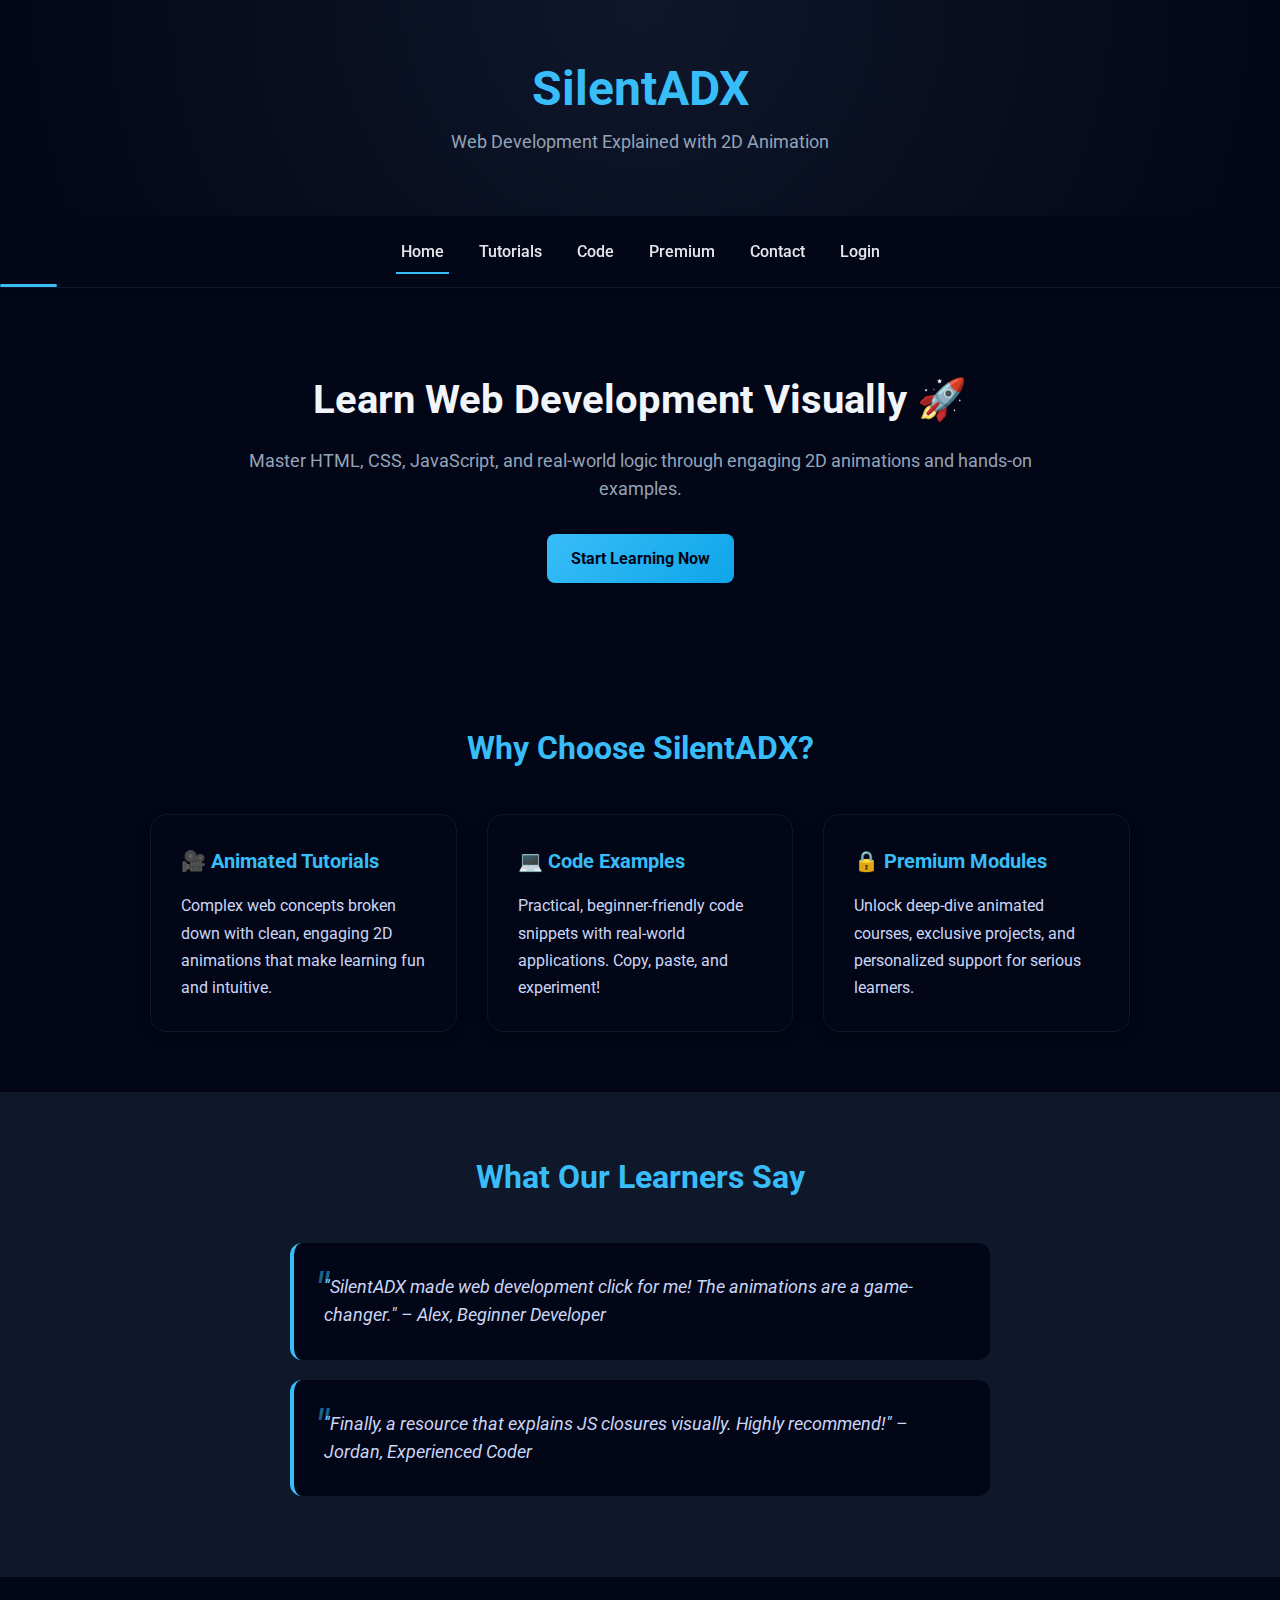
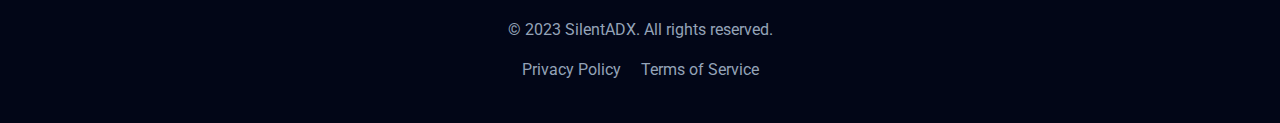
<file: index.html>
<!DOCTYPE html>
<html lang="en">
<head>
  <meta charset="UTF-8">
  <meta name="viewport" content="width=device-width, initial-scale=1.0">
  <title>SilentADX – Learn Web Development Visually</title>
  <meta name="description" content="Master web development with interactive 2D animated tutorials, real code examples, and premium modules. Perfect for beginners and pros alike.">
  <meta name="keywords" content="web development, HTML, CSS, JavaScript, tutorials, animations, coding">
  <meta name="author" content="SilentADX">
  
  <!-- Favicon (add if you have one) -->
  <link rel="icon" href="favicon.ico" type="image/x-icon">
  
  <!-- CSS -->
  <link rel="stylesheet" href="./css/style.css">
  
  <!-- Google Fonts for better typography -->
  <link href="https://fonts.googleapis.com/css2?family=Roboto:wght@400;700&display=swap" rel="stylesheet">
</head>

<body>
  <header>
    <div class="container">
      <h1>SilentADX</h1>
      <p>Web Development Explained with 2D Animation</p>
    </div>
  </header>

  <nav>
    <div class="container">
      <ul>
        <li><a href="index.html" class="active">Home</a></li>
        <li><a href="tutorials.html">Tutorials</a></li>
        <li><a href="code.html">Code</a></li>
        <li><a href="premium.html">Premium</a></li>
        <li><a href="contact.html">Contact</a></li>
        <li><a href="login.html" id="login-link">Login</a></li>
      </ul>
      <!-- Sliding indicator (animated via JS) -->
      <span class="nav-indicator"></span>
    </div>
  </nav>

  <main>
    <section class="hero">
      <div class="container">
        <h2>Learn Web Development Visually 🚀</h2>
        <p>Master HTML, CSS, JavaScript, and real-world logic through engaging 2D animations and hands-on examples.</p>
        <a href="tutorials.html" class="cta-button">Start Learning Now</a>
        <div id="premium-access" style="display: none;">
          <a href="premium.html" class="cta-button">Access Premium Courses</a>
        </div>
      </div>
    </section>

    <section class="features">
      <div class="container">
        <h2>Why Choose SilentADX?</h2>
        <div class="cards">
          <div class="card">
            <h3>🎥 Animated Tutorials</h3>
            <p>Complex web concepts broken down with clean, engaging 2D animations that make learning fun and intuitive.</p>
          </div>
          <div class="card">
            <h3>💻 Code Examples</h3>
            <p>Practical, beginner-friendly code snippets with real-world applications. Copy, paste, and experiment!</p>
          </div>
          <div class="card">
            <h3>🔒 Premium Modules</h3>
            <p>Unlock deep-dive animated courses, exclusive projects, and personalized support for serious learners.</p>
          </div>
        </div>
      </div>
    </section>

    <section class="testimonials">
      <div class="container">
        <h2>What Our Learners Say</h2>
        <blockquote>
          "SilentADX made web development click for me! The animations are a game-changer." – Alex, Beginner Developer
        </blockquote>
        <blockquote>
          "Finally, a resource that explains JS closures visually. Highly recommend!" – Jordan, Experienced Coder
        </blockquote>
      </div>
    </section>
  </main>

  <footer>
    <div class="container">
      <p>&copy; 2023 SilentADX. All rights reserved.</p>
      <ul>
        <li><a href="privacy.html">Privacy Policy</a></li>
        <li><a href="terms.html">Terms of Service</a></li>
      </ul>
    </div>
  </footer>

  <!-- JS -->
  <script src="./js/main.js"></script>
  <script>
    // Login check and nav update
    const loggedInUser = localStorage.getItem('loggedInUser');
    const loginLink = document.getElementById('login-link');
    const premiumAccess = document.getElementById('premium-access');

    if (loggedInUser) {
      // User is logged in
      loginLink.textContent = 'Logout';
      loginLink.href = '#';
      loginLink.addEventListener('click', () => {
        localStorage.removeItem('loggedInUser');
        location.reload();  // Reload to show login state
      });
      premiumAccess.style.display = 'inline-block';  // Show premium access button
    } else {
      // User not logged in
      loginLink.textContent = 'Login';
      loginLink.href = 'login.html';
      premiumAccess.style.display = 'none';  // Hide premium access
    }
  </script>

  <!-- ADS (paste network script below when ready) -->
  <!--
  <script src="PASTE_AD_SCRIPT_HERE"></script>
  -->
</body>
</html>
</file>
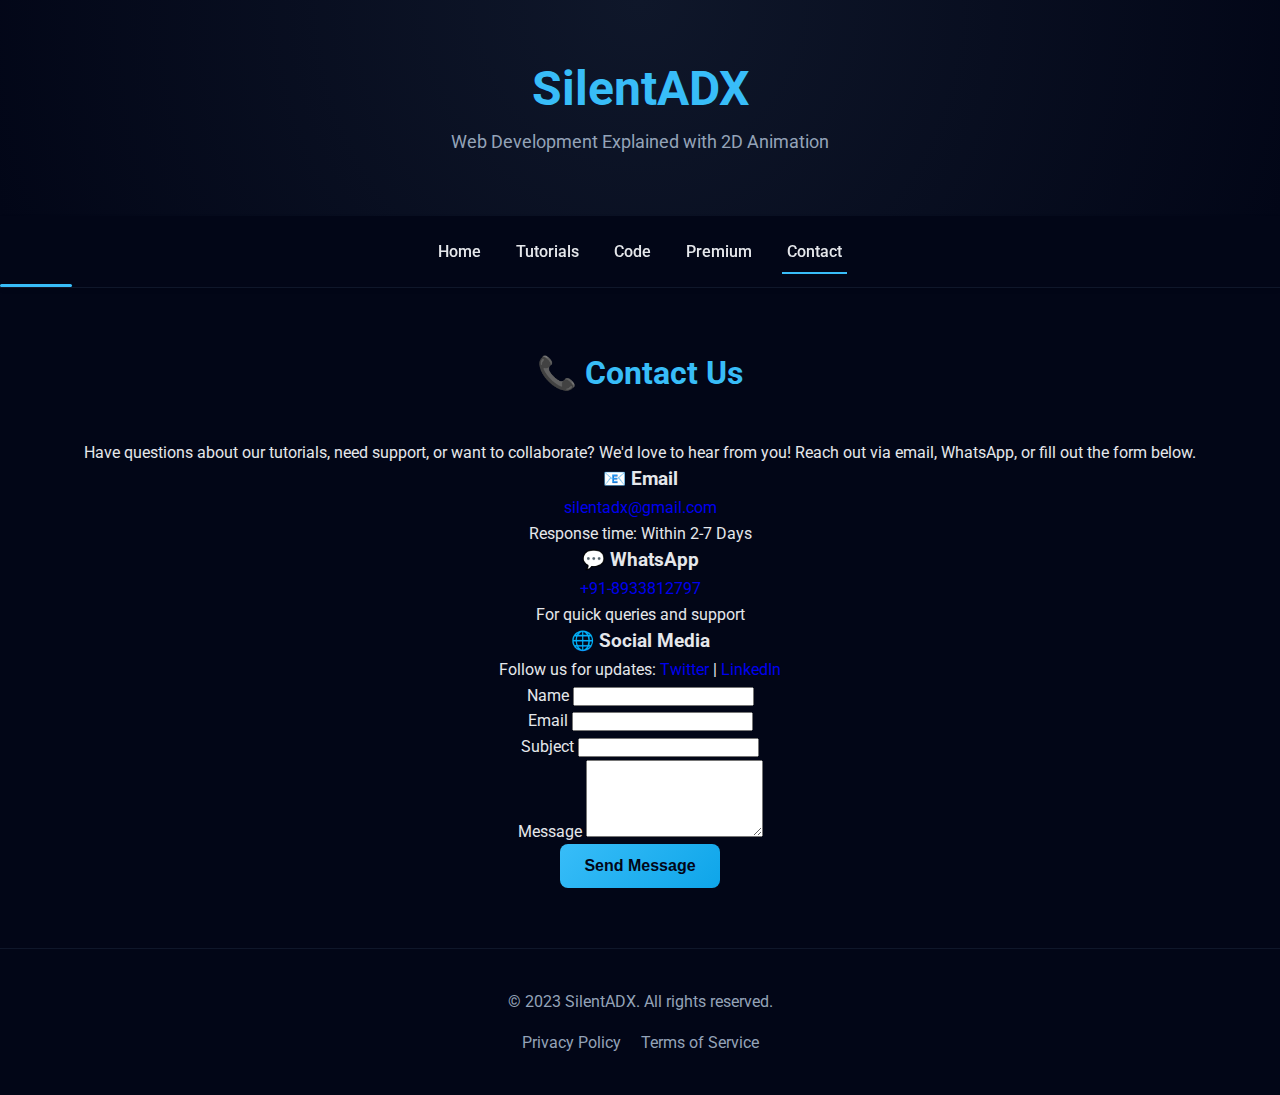
<file: contact.html>
<!DOCTYPE html>
<html lang="en">
<head>
  <meta charset="UTF-8">
  <meta name="viewport" content="width=device-width, initial-scale=1.0">
  <title>Contact Us - SilentADX</title>
  <meta name="description" content="Get in touch with SilentADX for web development questions, support, or collaborations. Reach out via email, WhatsApp, or our contact form.">
  <meta name="keywords" content="contact, support, web development, SilentADX, email, WhatsApp">
  <meta name="author" content="SilentADX">
  
  <!-- Favicon (add if you have one) -->
  <link rel="icon" href="favicon.ico" type="image/x-icon">
  
  <!-- CSS -->
  <link rel="stylesheet" href="../css/style.css">
  
  <!-- Google Fonts for better typography -->
  <link href="https://fonts.googleapis.com/css2?family=Roboto:wght@400;700&display=swap" rel="stylesheet">
</head>

<body>
  <header>
    <div class="container">
      <h1>SilentADX</h1>
      <p>Web Development Explained with 2D Animation</p>
    </div>
  </header>

  <nav>
    <div class="container">
      <ul>
        <li><a href="index.html">Home</a></li>
        <li><a href="tutorials.html">Tutorials</a></li>
        <li><a href="code.html">Code</a></li>
        <li><a href="premium.html">Premium</a></li>
        <li><a href="contact.html" class="active">Contact</a></li>
      </ul>
      <!-- Sliding indicator (animated via JS) -->
      <span class="nav-indicator"></span>
    </div>
  </nav>

  <main>
    <section class="contact">
      <div class="container">
        <h2>📞 Contact Us</h2>
        <p>Have questions about our tutorials, need support, or want to collaborate? We'd love to hear from you! Reach out via email, WhatsApp, or fill out the form below.</p>
        
        <div class="contact-info">
          <div class="info-item">
            <h3>📧 Email</h3>
            <p><a href="mailto:silentadx@gmail.com">silentadx@gmail.com</a></p>
            <p>Response time: Within 2-7 Days</p>
          </div>
          <div class="info-item">
            <h3>💬 WhatsApp</h3>
            <p><a href="https://wa.me/918933812797" target="_blank" rel="noopener noreferrer">+91-8933812797</a></p>
            <p>For quick queries and support</p>
          </div>
          <div class="info-item">
            <h3>🌐 Social Media</h3>
            <p>Follow us for updates: <a href="https://twitter.com/SilentADX" target="_blank" rel="noopener noreferrer">Twitter</a> | <a href="https://linkedin.com/company/SilentADX" target="_blank" rel="noopener noreferrer">LinkedIn</a></p>
          </div>
        </div>
        
        <form class="contact-form" action="https://formspree.io/f/mkozeznb" method="POST">
          <div class="form-group">
            <label for="name">Name</label>
            <input type="text" id="name" name="name" required>
          </div>
          <div class="form-group">
            <label for="email">Email</label>
            <input type="email" id="email" name="email" required>
          </div>
          <div class="form-group">
            <label for="subject">Subject</label>
            <input type="text" id="subject" name="subject" required>
          </div>
          <div class="form-group">
            <label for="message">Message</label>
            <textarea id="message" name="message" rows="5" required></textarea>
          </div>
          <button type="submit">Send Message</button>
        </form>
      </div>
    </section>
  </main>

  <footer>
    <div class="container">
      <p>&copy; 2023 SilentADX. All rights reserved.</p>
      <ul>
        <li><a href="privacy.html">Privacy Policy</a></li>
        <li><a href="terms.html">Terms of Service</a></li>
      </ul>
    </div>
  </footer>

  <!-- JS -->
  <script src="../js/main.js"></script>
</body>
</html>
</file>
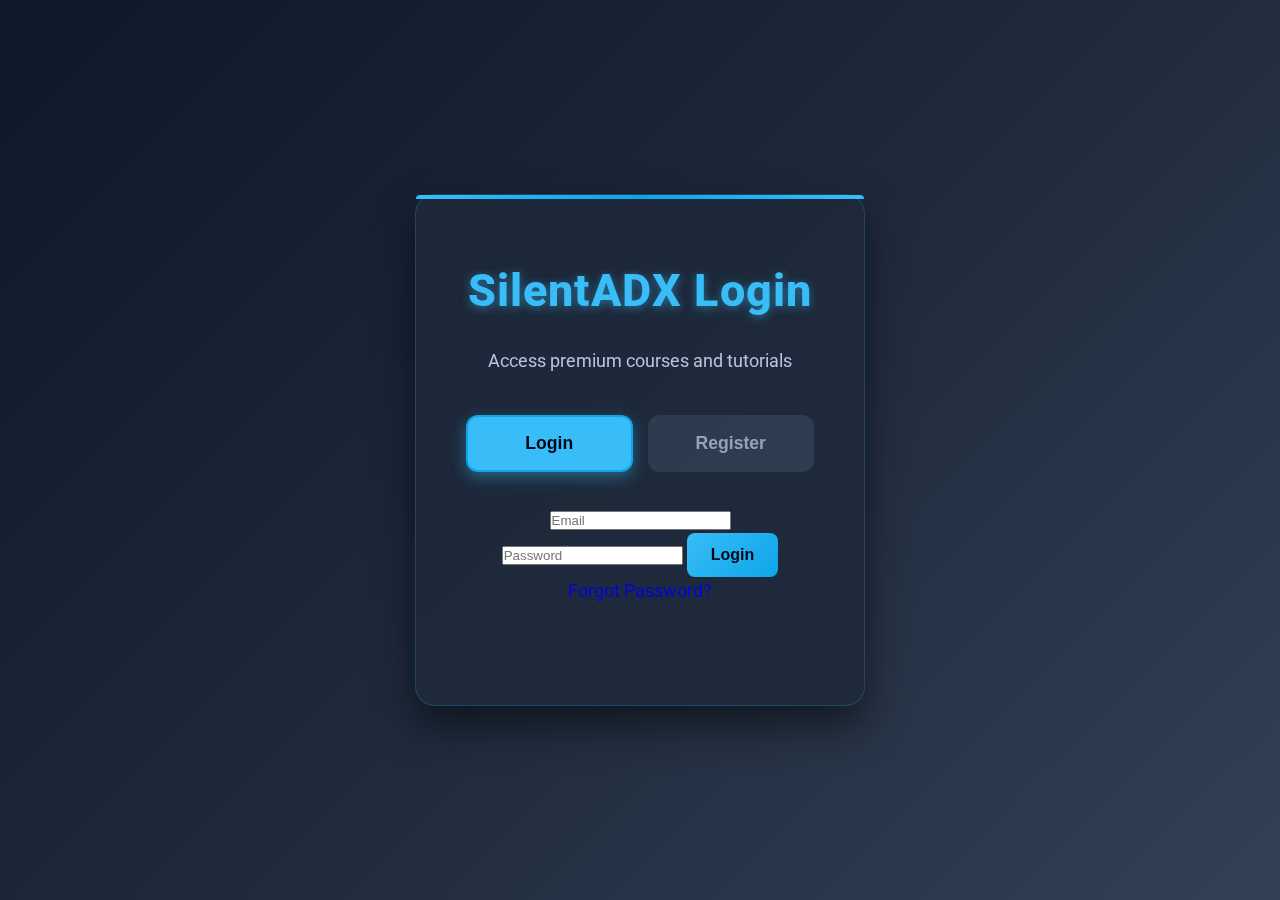
<file: login.html>
<!DOCTYPE html>
<html lang="en">
<head>
  <meta charset="UTF-8">
  <meta name="viewport" content="width=device-width, initial-scale=1.0">
  <title>Login - SilentADX</title>
  <meta name="description" content="Login to access SilentADX premium courses and tutorials.">
  <meta name="keywords" content="login, SilentADX, web development">
  <meta name="author" content="SilentADX">
  
  <!-- Favicon (add if you have one) -->
  <link rel="icon" href="favicon.ico" type="image/x-icon">
  
  <!-- CSS -->
   <link rel="stylesheet" href="./css/style.css">
  <link rel="stylesheet" href="./css/login.css">  <!-- Updated path for consistency -->
  
  <!-- Google Fonts for better typography -->
  <link href="https://fonts.googleapis.com/css2?family=Roboto:wght@400;700&display=swap" rel="stylesheet">
</head>

<body>
  <div class="login-container">
    <div class="login-box">
      <h1>SilentADX Login</h1>
      <p>Access premium courses and tutorials</p>
      
      <div class="tabs">
        <button id="login-tab" class="tab active">Login</button>
        <button id="register-tab" class="tab">Register</button>
      </div>
      
      <form id="login-form" class="form">
        <label for="email" style="display: none;">Email</label>  <!-- Hidden label for accessibility -->
        <input type="email" id="email" placeholder="Email" required>
        <label for="password" style="display: none;">Password</label>  <!-- Hidden label for accessibility -->
        <input type="password" id="password" placeholder="Password" required>
        <button type="submit" id="submit-btn">Login</button>
      </form>
      
      <form id="forgot-password-form" class="form" style="display: none;">
        <label for="reset-email" style="display: none;">Email</label>  <!-- Hidden label for accessibility -->
        <input type="email" id="reset-email" placeholder="Enter your email" required>
        <label for="otp-input" style="display: none;">OTP</label>  <!-- Hidden label for accessibility -->
        <input type="text" id="otp-input" placeholder="Enter OTP" style="display: none;" required>
        <label for="new-password-input" style="display: none;">New Password</label>  <!-- Hidden label for accessibility -->
        <input type="password" id="new-password-input" placeholder="New Password" style="display: none;" required>
        <button type="button" id="reset-submit-btn">Send OTP</button>
        <button type="button" id="verify-otp-btn" style="display: none;">Verify OTP</button>
        <button type="button" id="update-password-btn" style="display: none;">Update Password</button>
        <a href="#" id="back-to-login">Back to Login</a>
      </form>
      
      <p><a href="#" id="forgot-password-link">Forgot Password?</a></p>
      <p id="auth-msg" style="color: red; display: none;"></p>
    </div>
  </div>

  <!-- JS -->
  <script src="./js/login.js"></script>
</body>
</html>
</file>
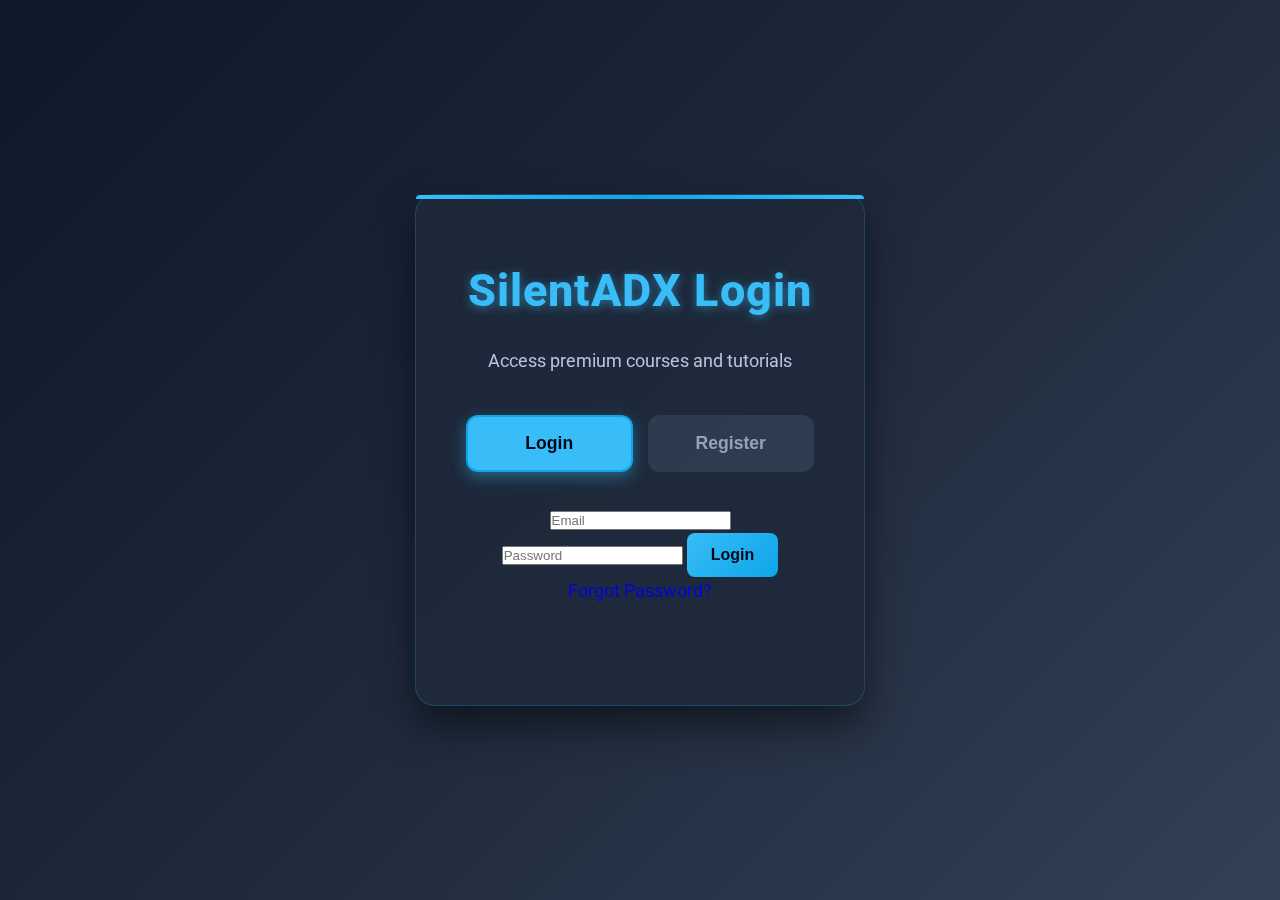
<file: premium.html>
<!DOCTYPE html>
<html lang="en">
<head>
  <meta charset="UTF-8">
  <meta name="viewport" content="width=device-width, initial-scale=1.0">
  <title>Premium Courses - SilentADX</title>

  <link rel="icon" href="favicon.ico">
  <link rel="stylesheet" href="./css/style.css">
  <link href="https://fonts.googleapis.com/css2?family=Roboto:wght@400;700&display=swap" rel="stylesheet">

  <!-- Razorpay Checkout -->
  <script src="https://checkout.razorpay.com/v1/checkout.js"></script>
</head>

<body>

<script>
  const loggedInUser = localStorage.getItem("loggedInUser");
  if (!loggedInUser) {
    location.href = "login.html";
  }
</script>

<header>
  <div class="container">
    <h1>SilentADX</h1>
    <p>Web Development Explained with 2D Animation</p>
  </div>
</header>

<!-- ✅ NAV -->
<nav>
  <div class="container">
    <input type="checkbox" id="nav-toggle">
    <label for="nav-toggle" id="nav-toggle-label">
      <span></span><span></span><span></span>
    </label>

    <ul>
      <li><a href="index.html">Home</a></li>
      <li><a href="tutorials.html">Tutorials</a></li>
      <li><a href="code.html">Code</a></li>
      <li><a href="premium.html" class="active">Premium</a></li>
      <li><a href="contact.html">Contact</a></li>
      <li><a href="login.html" id="login-link">Login</a></li>
    </ul>

    <span class="nav-indicator"></span>
  </div>
</nav>

<main>
<section class="premium-courses">
<div class="container">

<h2>🔒 Premium Animated Courses</h2>

<div class="buttons">
  <button id="buy-courses-btn">Buy Courses</button>
  <button id="my-courses-btn">My Courses</button>
</div>

<!-- ================= ALL COURSES ================= -->
<div id="all-courses-section">
<h3>All Courses</h3>

<div class="cards" id="all-courses-cards">

  <!-- COURSE 1 -->
  <div class="card" data-course="js">
    <h3>JavaScript Internals (Animated)</h3>
    <p>Execution Context, Event Loop, Closures</p>
    
    <div class="course-content">
  <div class="course-locked">
    <img src="./img.png" alt="Locked Course">
  </div>
</div>

    <button class="buy-btn" onclick="buyCourse('js', 99)">
      Buy ₹99
    </button>
  </div>

  <!-- COURSE 2 -->
  <div class="card" data-course="css">
    <h3>CSS Animations & Transitions</h3>
    <p>Keyframes, transforms, performance</p>

 <div class="course-content">
  <div class="course-locked">
    <img src="./img.png" alt="Locked Course">
  </div>
</div>


    <button class="buy-btn" onclick="buyCourse('css', 149)">
      Buy ₹149
    </button>
  </div>

  <!-- COURSE 3 -->
  <div class="card" data-course="java">
    <h3>Java Mastery</h3>
    <p>Transforms & performance</p>
    
  <div class="course-content">
  <div class="course-locked">
    <img src="./img.png" alt="Locked Course">
  </div>
</div>

    <button class="buy-btn" onclick="buyCourse('java', 49)">
      Buy ₹49
    </button>
  </div>

</div>
</div>

<!-- ================= BUY COURSES FILTER ================= -->
<div id="premium-section" style="display:none;">
  <h3>Available Courses</h3>
  <div class="cards" id="premium-cards"></div>
</div>

<!-- ================= MY COURSES ================= -->
<div id="my-courses-section" style="display:none;">
  <h3>My Courses</h3>
  <div class="cards" id="my-courses-cards"></div>
  <p id="no-courses-msg" style="display:none;">
    No courses purchased yet.
  </p>
</div>

</div>
</section>
</main>

<script src="./js/main.js"></script>
<script src="./js/premium-unlock.js"></script>

<script>
  // 🔐 Login / Logout toggle
  const loginLink = document.getElementById("login-link");
  if (loggedInUser) {
    loginLink.textContent = "Logout";
    loginLink.href = "#";
    loginLink.onclick = () => {
      localStorage.removeItem("loggedInUser");
      location.href = "index.html";
    };
  }
</script>

</body>
</html>
</file>
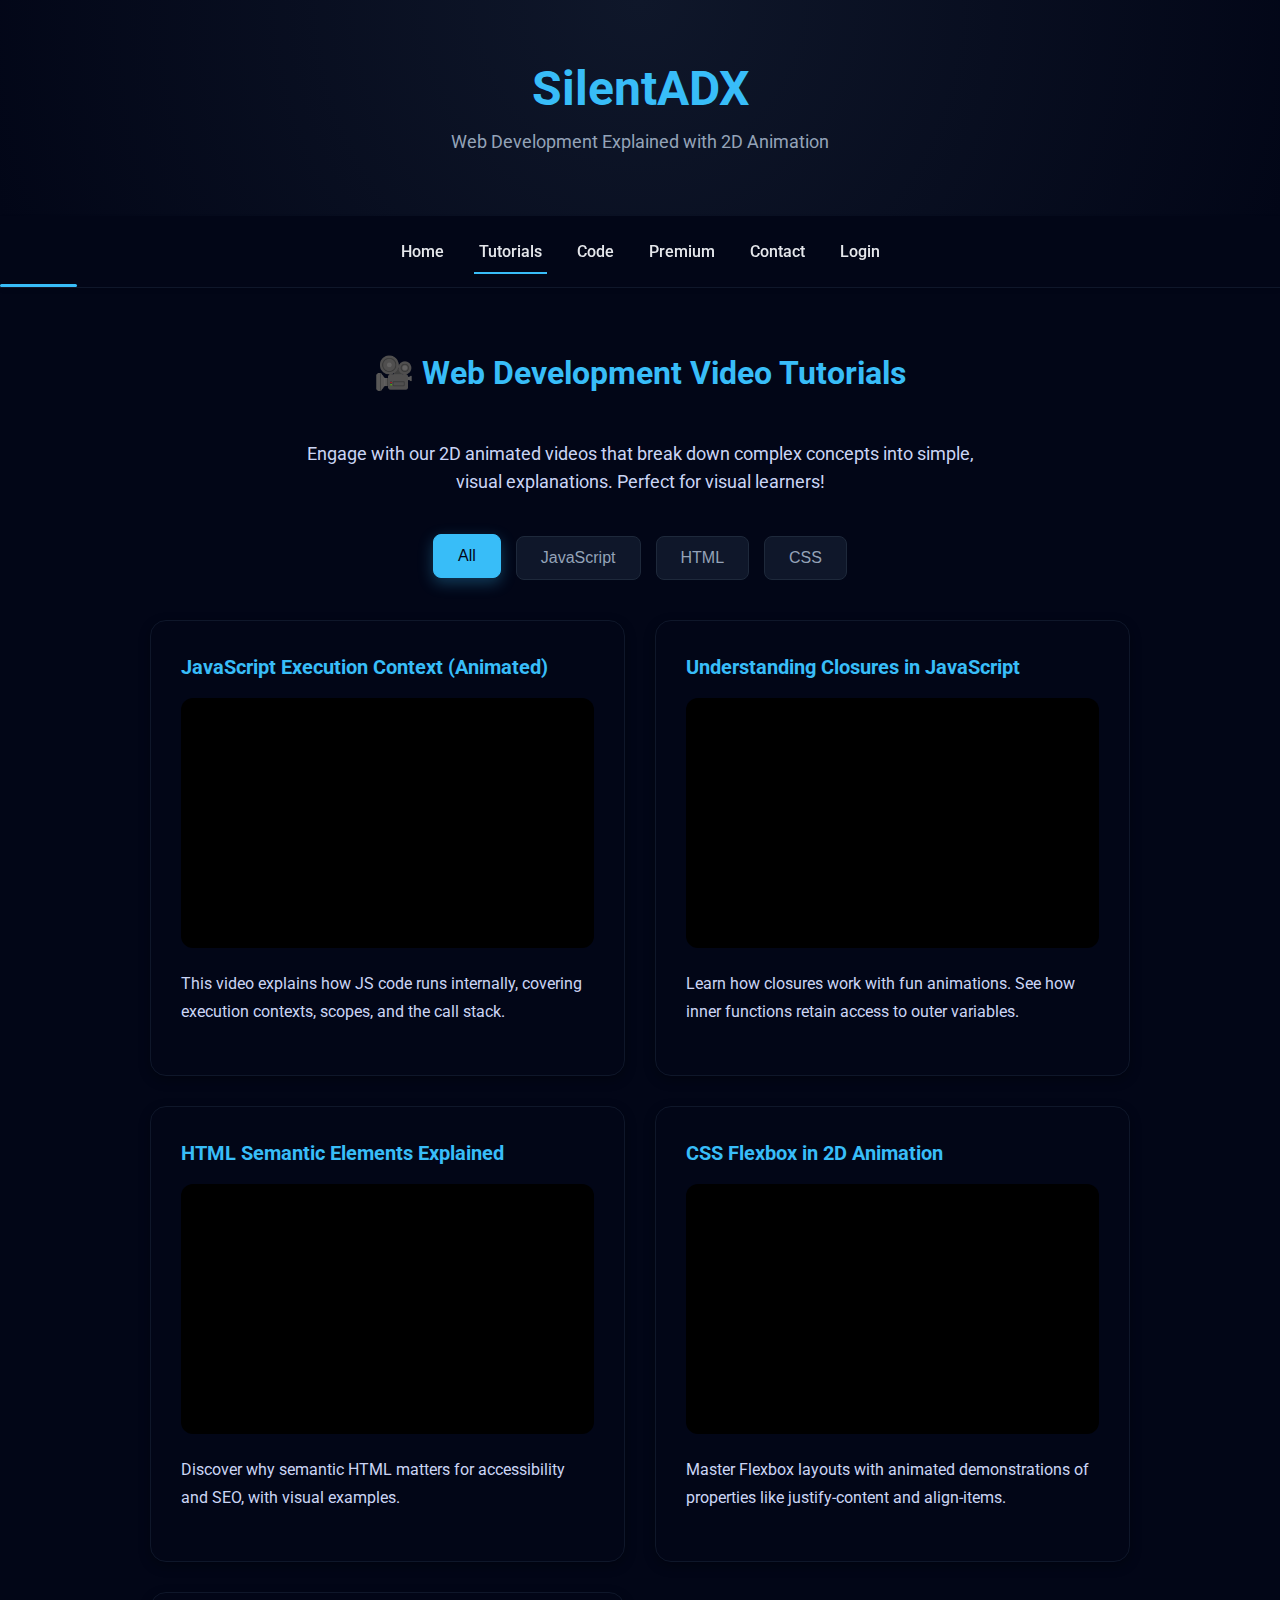
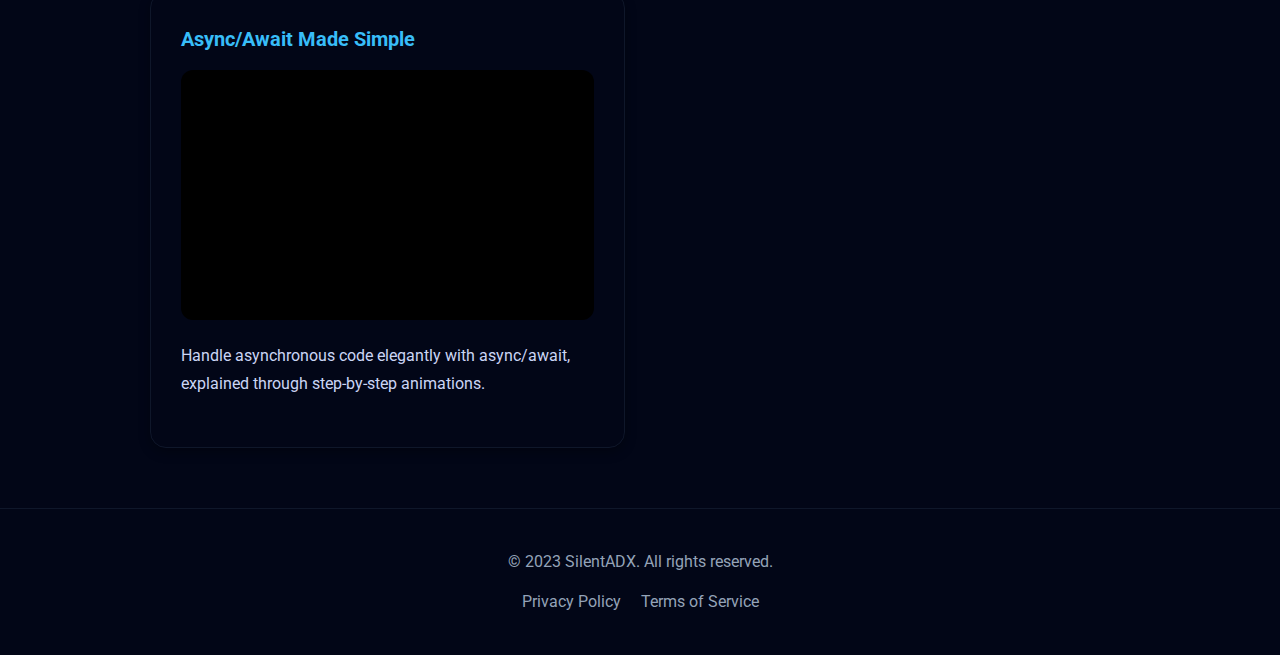
<file: tutorials.html>
<!DOCTYPE html>
<html lang="en">
<head>
  <meta charset="UTF-8">
  <meta name="viewport" content="width=device-width, initial-scale=1.0">
  <title>Video Tutorials - SilentADX</title>
  <meta name="description" content="Watch engaging 2D animated video tutorials on web development topics like JavaScript, HTML, CSS, and more. Learn visually with SilentADX.">
  <meta name="keywords" content="web development, video tutorials, JavaScript, HTML, CSS, animations, coding">
  <meta name="author" content="SilentADX">
  
  <!-- Favicon (add if you have one) -->
  <link rel="icon" href="favicon.ico" type="image/x-icon">
  
  <!-- CSS -->
  <link rel="stylesheet" href="./css/tutorials.css">
  
  <!-- Google Fonts for better typography -->
  <link href="https://fonts.googleapis.com/css2?family=Roboto:wght@400;700&display=swap" rel="stylesheet">
</head>

<body>
  <header>
    <div class="container">
      <h1>SilentADX</h1>
      <p>Web Development Explained with 2D Animation</p>
    </div>
  </header>

  <nav>
    <div class="container">
      <!-- Hamburger Toggle (Hidden Checkbox) -->
      <input type="checkbox" id="nav-toggle">
      <!-- Hamburger Icon (Three Lines) -->
      <label for="nav-toggle" id="nav-toggle-label">
        <span></span>
        <span></span>
        <span></span>
      </label>
      
      <ul>
        <li><a href="index.html">Home</a></li>
        <li><a href="tutorials.html" class="active">Tutorials</a></li>
        <li><a href="code.html">Code</a></li>
        <li><a href="premium.html">Premium</a></li>
        <li><a href="contact.html">Contact</a></li>
        <li><a href="login.html" id="login-link">Login</a></li>
      </ul>
      <!-- Sliding indicator (animated via JS) -->
      <span class="nav-indicator"></span>
    </div>
  </nav>

  <main>
    <section class="tutorials">
      <div class="container">
        <h2>🎥 Web Development Video Tutorials</h2>
        <p>Engage with our 2D animated videos that break down complex concepts into simple, visual explanations. Perfect for visual learners!</p>
        
        <!-- Category Tabs (optional, for filtering videos) -->
        <div class="tabs">
          <button class="tab-button active" data-category="all">All</button>
          <button class="tab-button" data-category="javascript">JavaScript</button>
          <button class="tab-button" data-category="html">HTML</button>
          <button class="tab-button" data-category="css">CSS</button>
        </div>
        
        <div class="cards">
          <div class="card" data-category="javascript">
            <h3>JavaScript Execution Context (Animated)</h3>
            <iframe width="100%" height="315"
              src="https://www.youtube.com/embed/3sM3j_zzaOQ"
              title="JavaScript Execution Context Animated Tutorial"
              allowfullscreen>
            </iframe>
            <p>This video explains how JS code runs internally, covering execution contexts, scopes, and the call stack.</p>
          </div>

          <div class="card" data-category="javascript">
            <h3>Understanding Closures in JavaScript</h3>
            <iframe width="100%" height="315"
              src="https://www.youtube.com/embed/3sM3j_zzaOQ"
              title="Understanding Closures in JavaScript Tutorial"
              allowfullscreen>
            </iframe>
            <p>Learn how closures work with fun animations. See how inner functions retain access to outer variables.</p>
          </div>

          <div class="card" data-category="html">
            <h3>HTML Semantic Elements Explained</h3>
            <iframe width="100%" height="315"
              src="https://www.youtube.com/embed/3sM3j_zzaOQ"
              title="HTML Semantic Elements Explained Tutorial"
              allowfullscreen>
            </iframe>
            <p>Discover why semantic HTML matters for accessibility and SEO, with visual examples.</p>
          </div>

          <div class="card" data-category="css">
            <h3>CSS Flexbox in 2D Animation</h3>
            <iframe width="100%" height="315"
              src="https://www.youtube.com/embed/3sM3j_zzaOQ"
              title="CSS Flexbox in 2D Animation Tutorial"
              allowfullscreen>
            </iframe>
            <p>Master Flexbox layouts with animated demonstrations of properties like justify-content and align-items.</p>
          </div>

          <div class="card" data-category="javascript">
            <h3>Async/Await Made Simple</h3>
            <iframe width="100%" height="315"
              src="https://www.youtube.com/embed/3sM3j_zzaOQ"
              title="Async/Await Made Simple Tutorial"
              allowfullscreen>
            </iframe>
            <p>Handle asynchronous code elegantly with async/await, explained through step-by-step animations.</p>
          </div>

          <!-- Add more video cards here as needed -->
        </div>
      </div>
    </section>
  </main>

  <footer>
    <div class="container">
      <p>&copy; 2023 SilentADX. All rights reserved.</p>
      <ul>
        <li><a href="privacy.html">Privacy Policy</a></li>
        <li><a href="terms.html">Terms of Service</a></li>
      </ul>
    </div>
  </footer>

  <!-- JS -->
  <script src="./js/main.js"></script>
</body>
</html>
</file>
<file: css/login.css>
/* ===============================
   LOGIN PAGE - ALTERNATIVE MODERN DESIGN
=============================== */

body {
  margin: 0;
  padding: 0;
  height: 100vh;
  display: flex;
  justify-content: center;
  align-items: center;
  background: linear-gradient(135deg, #0f172a 0%, #1e293b 50%, #334155 100%);
  font-family: 'Roboto', sans-serif;
  color: #e5e7eb;
  font-size: 16px;
  overflow: hidden;
}

.login-container {
  background: rgba(30, 41, 59, 0.9); /* Semi-transparent dark background */
  backdrop-filter: blur(10px); /* Glassmorphism effect */
  padding: 60px 50px;
  width: 100%;
  max-width: 450px;
  border-radius: 20px;
  box-shadow: 0 20px 40px rgba(0, 0, 0, 0.5);
  text-align: center;
  border: 1px solid rgba(56, 189, 248, 0.2);
  position: relative;
}

.login-container::before {
  content: '';
  position: absolute;
  top: 0;
  left: 0;
  right: 0;
  height: 4px;
  background: linear-gradient(90deg, #38bdf8, #0ea5e9, #38bdf8);
  border-radius: 20px 20px 0 0;
}

.login-container h1 {
  margin-bottom: 20px;
  font-weight: 800;
  font-size: 2.8rem;
  color: #38bdf8;
  text-shadow: 0 2px 10px rgba(56, 189, 248, 0.5);
  letter-spacing: 1.2px;
}

.login-container p {
  margin-bottom: 40px;
  color: #cbd5f5;
  font-weight: 400;
  font-size: 1.1rem;
  opacity: 0.9;
}

.login-form {
  display: flex;
  flex-direction: column; /* Ensures vertical stacking: email input, then password input, then login button */
  gap: 25px; /* Space between each element */
}

.login-form input[type="email"],
.login-form input[type="password"] {
  padding: 18px 20px;
  font-size: 1.1rem;
  border-radius: 12px;
  border: 2px solid transparent;
  background: rgba(51, 65, 85, 0.8);
  color: #e5e7eb;
  transition: all 0.3s ease;
  width: 100%;
  box-sizing: border-box;
  position: relative;
}

.login-form input[type="email"]::placeholder,
.login-form input[type="password"]::placeholder {
  color: #94a3b8;
  font-style: italic;
  opacity: 0.7;
}

.login-form input[type="email"]:focus,
.login-form input[type="password"]:focus {
  border-color: #38bdf8;
  background: rgba(30, 41, 59, 0.9);
  box-shadow: 0 0 20px rgba(56, 189, 248, 0.3);
  transform: translateY(-2px);
}

.login-form button {
  padding: 18px 0;
  background: linear-gradient(135deg, #38bdf8, #0ea5e9);
  color: #020617;
  font-weight: 700;
  font-size: 1.2rem;
  border: none;
  border-radius: 12px;
  cursor: pointer;
  box-shadow: 0 10px 25px rgba(56, 189, 248, 0.4);
  transition: all 0.3s ease;
  width: 100%;
  position: relative;
  overflow: hidden;
}

.login-form button::before {
  content: '';
  position: absolute;
  top: 0;
  left: -100%;
  width: 100%;
  height: 100%;
  background: linear-gradient(90deg, transparent, rgba(255, 255, 255, 0.2), transparent);
  transition: left 0.5s;
}

.login-form button:hover:not(:disabled)::before {
  left: 100%;
}

.login-form button:hover:not(:disabled) {
  transform: translateY(-3px);
  box-shadow: 0 15px 35px rgba(56, 189, 248, 0.6);
}

.login-form button:disabled {
  opacity: 0.5;
  cursor: not-allowed;
  box-shadow: none;
  transform: none;
}

#auth-msg {
  margin-top: 25px;
  font-weight: 600;
  font-size: 1rem;
  min-height: 28px;
  color: #f87171; /* error red */
  transition: color 0.3s ease;
}

#auth-msg.success {
  color: #4ade80; /* success green */
}

/* Tabs if needed */
.tabs {
  display: flex;
  justify-content: center;
  margin-bottom: 35px;
  gap: 15px;
}

.tab {
  flex: 1;
  padding: 16px 0;
  cursor: pointer;
  background: rgba(51, 65, 85, 0.8);
  color: #94a3b8;
  border-radius: 12px;
  font-weight: 600;
  transition: all 0.3s ease;
  user-select: none;
  border: 2px solid transparent;
  font-size: 1.1rem;
}

.tab.active {
  background: #38bdf8;
  color: #020617;
  border-color: #0ea5e9;
  box-shadow: 0 5px 15px rgba(56, 189, 248, 0.4);
}

/* Responsive */
@media (max-width: 480px) {
  .login-container {
    padding: 40px 30px;
    width: 90%;
    margin: 20px;
  }

  body {
    font-size: 14px;
  }

  .login-container h1 {
    font-size: 2.2rem;
  }

  .login-form {
    gap: 20px;
  }

  .login-form input[type="email"],
  .login-form input[type="password"] {
    padding: 16px 18px;
    font-size: 1rem;
  }

  .login-form button {
    padding: 16px 0;
    font-size: 1.1rem;
  }

  .tabs {
    gap: 10px;
  }

  .tab {
    padding: 14px 0;
    font-size: 1rem;
  }
}
</file>
<file: css/style.css>
/* ===============================
   1. GLOBAL THEME & RESET
=============================== */
* {
  margin: 0;
  padding: 0;
  box-sizing: border-box;
}

html {
  scroll-behavior: smooth;
}

body {
  font-family: "Roboto", system-ui, monospace;
  background: linear-gradient(120deg, #020617, #020617);
  color: #e5e7eb;
  line-height: 1.6;
  font-size: 16px;
  overflow-x: hidden;
  -webkit-font-smoothing: antialiased;
  -moz-osx-font-smoothing: grayscale;
}

*:focus {
  outline: 2px solid #38bdf8;
  outline-offset: 2px;
}

a {
  text-decoration: none;
  transition: color 0.3s ease;
}

/* ===============================
   2. CONTAINER
=============================== */
.container {
  max-width: 1200px;
  margin: 0 auto;
  padding: 0 20px;
}

/* ===============================
   3. HEADER & NAV
=============================== */
header {
  padding: 60px 0;
  text-align: center;
  background: radial-gradient(circle at top, #0f172a, #020617);
}

header h1 {
  font-size: 3rem;
  color: #38bdf8;
  animation: fadeDown 1s ease;
  line-height: 1.2;
  margin: 0;
}

header p {
  margin-top: 10px;
  color: #94a3b8;
  animation: fadeUp 1.2s ease;
  font-size: 1.1rem;
}

nav {
  background: #020617;
  border-bottom: 1px solid #0f172a;
  position: sticky;
  top: 0;
  z-index: 1000;
  width: 100%;
  box-shadow: 0 2px 4px rgba(0, 0, 0, 0.1);
}

#nav-toggle {
  display: none;
}

#nav-toggle-label {
  display: none;
  position: absolute;
  top: 15px;
  right: 20px;
  cursor: pointer;
  z-index: 1001;
  width: 30px;
  height: 24px;
  flex-direction: column;
  justify-content: space-between;
  background: none;
  border: none;
}

#nav-toggle-label span {
  display: block;
  width: 100%;
  height: 3px;
  background: #e5e7eb;
  border-radius: 2px;
  transition: all 0.3s ease;
}

#nav-toggle:checked ~ #nav-toggle-label span:nth-child(1) {
  transform: rotate(45deg) translate(5px, 5px);
}

#nav-toggle:checked ~ #nav-toggle-label span:nth-child(2) {
  opacity: 0;
}

#nav-toggle:checked ~ #nav-toggle-label span:nth-child(3) {
  transform: rotate(-45deg) translate(7px, -6px);
}

nav ul {
  display: flex;
  justify-content: center;
  gap: 25px;
  padding: 15px 0;
  list-style: none;
  flex-wrap: wrap;
  transition: all 0.3s ease;
}

#nav-toggle:checked ~ ul {
  display: flex;
}

nav a {
  color: #e5e7eb;
  font-weight: 500;
  position: relative;
  padding: 8px 5px;
  font-size: 1rem;
  display: inline-block;
}

nav a::after {
  content: "";
  position: absolute;
  width: 0;
  height: 2px;
  background: #38bdf8;
  left: 0;
  bottom: -2px;
  transition: width 0.3s ease;
}

nav a:hover::after,
nav a.active::after {
  width: 100%;
}

.nav-indicator {
  position: absolute;
  bottom: 0;
  height: 3px;
  width: 0;
  background: #38bdf8;
  border-radius: 2px;
  transition: all 0.35s ease;
}

/* ===============================
   4. HERO SECTION
=============================== */
.hero {
  padding: 80px 20px;
  text-align: center;
}

.hero h2 {
  font-size: 2.5rem;
  margin-bottom: 15px;
  animation: fadeUp 1s ease;
  color: #f1f5f9;
}

.hero p {
  color: #94a3b8;
  margin-bottom: 30px;
  animation: fadeUp 1.3s ease;
  font-size: 1.1rem;
  max-width: 800px;
  margin-left: auto;
  margin-right: auto;
}

/* ===============================
   5. BUTTONS (Global)
=============================== */
.cta-button,
button,
.my-courses-btn {
  display: inline-block;
  background: linear-gradient(135deg, #38bdf8, #0ea5e9);
  color: #020617;
  padding: 12px 24px;
  border: none;
  border-radius: 8px;
  font-weight: bold;
  text-decoration: none;
  cursor: pointer;
  transition: transform 0.3s ease, box-shadow 0.3s ease;
  font-size: 1rem;
  text-align: center;
  min-height: 44px;
}

.cta-button:hover,
button:hover,
.my-courses-btn:hover {
  transform: translateY(-2px);
  box-shadow: 0 10px 30px rgba(56, 189, 248, 0.4);
}

/* ===============================
   6. SECTIONS & CARDS GRID
=============================== */
.features,
.tutorials,
.premium-courses,
.contact {
  padding: 60px 0;
  text-align: center;
}

.features h2,
.tutorials h2,
.premium-courses h2,
.contact h2 {
  font-size: 2rem;
  color: #38bdf8;
  margin-bottom: 40px;
}

.cards {
  display: grid;
  grid-template-columns: repeat(auto-fit, minmax(300px, 1fr));
  gap: 30px;
  padding: 0 10px;
  max-width: 1000px;
  margin: 0 auto;
}

.card {
  background: #020617;
  border: 1px solid #0f172a;
  padding: 30px;
  border-radius: 16px;
  opacity: 1;
  transform: translateY(0);
  transition: all 0.4s ease;
  text-align: left;
  box-shadow: 0 4px 12px rgba(0, 0, 0, 0.3);
}

.card:hover {
  border-color: #38bdf8;
  transform: translateY(-5px);
  box-shadow: 0 8px 24px rgba(56, 189, 248, 0.2);
}

.card h3 {
  color: #38bdf8;
  margin-bottom: 15px;
  font-size: 1.25rem;
}

.card p {
  color: #cbd5f5;
  font-size: 1rem;
  line-height: 1.7;
}

/* ===============================
   7. TESTIMONIALS
=============================== */
.testimonials {
  background: #0f172a;
  padding: 60px 0;
}

.testimonials h2 {
  font-size: 2rem;
  color: #38bdf8;
  margin-bottom: 40px;
  text-align: center;
}

.testimonials blockquote {
  font-style: italic;
  color: #cbd5f5;
  margin: 20px auto;
  padding: 30px;
  border-left: 4px solid #38bdf8;
  background: #020617;
  border-radius: 12px;
  max-width: 700px;
  font-size: 1.1rem;
  line-height: 1.6;
  position: relative;
}

.testimonials blockquote::before {
  content: '"';
  font-size: 3rem;
  color: #38bdf8;
  position: absolute;
  top: 10px;
  left: 20px;
  opacity: 0.5;
}

/* ===============================
   8. FOOTER
=============================== */
footer {
  padding: 40px 0;
  text-align: center;
  background: #020617;
  border-top: 1px solid #0f172a;
  color: #94a3b8;
}

footer ul {
  display: flex;
  justify-content: center;
  gap: 20px;
  margin-top: 15px;
  flex-wrap: wrap;
  list-style: none;
}

footer a {
  color: #94a3b8;
  font-size: 1rem;
  transition: color 0.3s ease;
}

footer a:hover {
  color: #38bdf8;
}

/* ===============================
   9. ANIMATIONS
=============================== */
@keyframes fadeUp {
  from {
    opacity: 0;
    transform: translateY(30px);
  }
  to {
    opacity: 1;
    transform: translateY(0);
  }
}

@keyframes fadeDown {
  from {
    opacity: 0;
    transform: translateY(-30px);
  }
  to {
    opacity: 1;
    transform: translateY(0);
  }
}

/* ===============================
   10. MOBILE RESPONSIVE
=============================== */
/* Large Tablets (1024px and below) */
@media (max-width: 1024px) {
  .container {
    padding: 0 15px;
  }
  header h1 {
    font-size: 2.5rem;
  }
  .hero h2 {
    font-size: 2rem;
  }
  nav ul {
    gap: 20px;
  }
  .cards {
    grid-template-columns: repeat(auto-fit, minmax(280px, 1fr));
    gap: 25px;
  }
  .card {
    padding: 25px;
  }
}

/* Tablets and Small Laptops (768px and below) */
@media (max-width: 768px) {
  #nav-toggle-label {
    display: flex;
  }
  nav ul {
    display: none;
    flex-direction: column;
    align-items: center;
    gap: 15px;
    padding: 20px 0;
    position: absolute;
    top: 100%;
    left: 0;
    width: 100%;
    background: #020617;
    border-top: 1px solid #0f172a;
    box-shadow: 0 4px 8px rgba(0, 0, 0, 0.5);
  }
  #nav-toggle:checked ~ ul {
    display: flex;
  }
  nav a {
    display: block;
    width: 100%;
    text-align: center;
    padding: 12px;
    font-size: 1.1rem;
  }
  body {
    font-size: 15px;
  }
  header h1 {
    font-size: 2.2rem;
  }
  .hero h2 {
    font-size: 1.8rem;
  }
  .features h2,
  .tutorials h2,
  .premium-courses h2,
  .contact h2,
  .testimonials h2 {
    font-size: 1.8rem;
  }
  .container {
    padding: 0 15px;
  }
  .hero {
    padding: 60px 20px;
  }
  .features,
  .tutorials,
  .premium-courses,
  .contact,
  .testimonials {
    padding: 50px 0;
  }
  .cards {
    grid-template-columns: 1fr;
    gap: 20px;
    padding: 0;
  }
  .card {
    padding: 20px;
    border-radius: 12px;
  }
  .testimonials blockquote {
    padding: 25px;
    font-size: 1rem;
    margin: 15px auto;
  }
  footer ul {
    gap: 15px;
  }
}

/* Large Phones (480px and below) */
@media (max-width: 480px) {
  header {
    padding: 40px 0;
  }
  .hero {
    padding: 50px 0;
  }
  .features,
  .tutorials,
  .premium-courses,
  .contact,
  .testimonials {
    padding: 40px 0;
  }
  header h1 {
    font-size: 2rem;
  }
  .hero h2 {
    font-size: 1.5rem;
  }
  .features h2,
  .tutorials h2,
  .premium-courses h2,
  .contact h2,
  .testimonials h2 {
    font-size: 1.5rem;
  }
  .cta-button,
  button,
  .my-courses-btn {
    padding: 14px 20px;
    font-size: 0.95rem;
    width: 100%;
    max-width: 300px;
  }
  .card {
    padding: 18px;
  }
  .testimonials blockquote {
    padding: 20px;
    font-size: 0.95rem;
  }
  footer {
    padding: 30px 0;
  }
  footer ul {
    flex-direction: column;
    gap: 10px;
  }
}

.course-locked {
  width: 100%;
  height: 220px;              /* 🔑 same height for all cards */
  border-radius: 14px;
  overflow: hidden;
  background: #0b1220;        /* dark fallback */
  display: flex;
  align-items: center;
  justify-content: center;
}


.course-locked img {
  width: 100%;
  height: 100%;
  object-fit: contain;   /* 👈 image cut nahi hogi */
  object-position: center;
}
</file>
<file: css/tutorials.css>
/* ===============================
   1. GLOBAL THEME & RESET
=============================== */
* {
  margin: 0;
  padding: 0;
  box-sizing: border-box;
}

html {
  scroll-behavior: smooth;
}

body {
  font-family: "Roboto", system-ui, monospace;
  background: linear-gradient(120deg, #020617, #020617);
  color: #e5e7eb;
  line-height: 1.6;
  font-size: 16px;
  overflow-x: hidden;
  -webkit-font-smoothing: antialiased;
  -moz-osx-font-smoothing: grayscale;
}

*:focus {
  outline: 2px solid #38bdf8;
  outline-offset: 2px;
}

a {
  text-decoration: none;
  transition: color 0.3s ease;
}

/* ===============================
   2. CONTAINER
=============================== */
.container {
  max-width: 1200px;
  margin: 0 auto;
  padding: 0 20px;
}

/* ===============================
   3. HEADER & NAV
=============================== */
header {
  padding: 60px 0;
  text-align: center;
  background: radial-gradient(circle at top, #0f172a, #020617);
}

header h1 {
  font-size: 3rem;
  color: #38bdf8;
  animation: fadeDown 1s ease;
  line-height: 1.2;
  margin: 0;
}

header p {
  margin-top: 10px;
  color: #94a3b8;
  animation: fadeUp 1.2s ease;
  font-size: 1.1rem;
}

nav {
  background: #020617;
  border-bottom: 1px solid #0f172a;
  position: sticky;
  top: 0;
  z-index: 1000;
  width: 100%;
  box-shadow: 0 2px 4px rgba(0, 0, 0, 0.1);
}

#nav-toggle {
  display: none;
}

#nav-toggle-label {
  display: none;
  position: absolute;
  top: 15px;
  right: 20px;
  cursor: pointer;
  z-index: 1001;
  width: 30px;
  height: 24px;
  flex-direction: column;
  justify-content: space-between;
  background: none;
  border: none;
}

#nav-toggle-label span {
  display: block;
  width: 100%;
  height: 3px;
  background: #e5e7eb;
  border-radius: 2px;
  transition: all 0.3s ease;
}

#nav-toggle:checked ~ #nav-toggle-label span:nth-child(1) {
  transform: rotate(45deg) translate(5px, 5px);
}

#nav-toggle:checked ~ #nav-toggle-label span:nth-child(2) {
  opacity: 0;
}

#nav-toggle:checked ~ #nav-toggle-label span:nth-child(3) {
  transform: rotate(-45deg) translate(7px, -6px);
}

nav ul {
  display: flex;
  justify-content: center;
  gap: 25px;
  padding: 15px 0;
  list-style: none;
  flex-wrap: wrap;
  transition: all 0.3s ease;
}

#nav-toggle:checked ~ ul {
  display: flex;
}

nav a {
  color: #e5e7eb;
  font-weight: 500;
  position: relative;
  padding: 8px 5px;
  font-size: 1rem;
  display: inline-block;
}

nav a::after {
  content: "";
  position: absolute;
  width: 0;
  height: 2px;
  background: #38bdf8;
  left: 0;
  bottom: -2px;
  transition: width 0.3s ease;
}

nav a:hover::after,
nav a.active::after {
  width: 100%;
}

.nav-indicator {
  position: absolute;
  bottom: 0;
  height: 3px;
  width: 0;
  background: #38bdf8;
  border-radius: 2px;
  transition: all 0.35s ease;
}

/* ===============================
   4. HERO SECTION
=============================== */
.hero {
  padding: 80px 20px;
  text-align: center;
}

.hero h2 {
  font-size: 2.5rem;
  margin-bottom: 15px;
  animation: fadeUp 1s ease;
  color: #f1f5f9;
}

.hero p {
  color: #94a3b8;
  margin-bottom: 30px;
  animation: fadeUp 1.3s ease;
  font-size: 1.1rem;
  max-width: 800px;
  margin-left: auto;
  margin-right: auto;
}

/* ===============================
   5. BUTTONS (Global)
=============================== */
.cta-button,
button,
.my-courses-btn {
  display: inline-block;
  background: linear-gradient(135deg, #38bdf8, #0ea5e9);
  color: #020617;
  padding: 12px 24px;
  border: none;
  border-radius: 8px;
  font-weight: bold;
  text-decoration: none;
  cursor: pointer;
  transition: transform 0.3s ease, box-shadow 0.3s ease;
  font-size: 1rem;
  text-align: center;
  min-height: 44px;
}

.cta-button:hover,
button:hover,
.my-courses-btn:hover {
  transform: translateY(-2px);
  box-shadow: 0 10px 30px rgba(56, 189, 248, 0.4);
}

/* ===============================
   6. SECTIONS & CARDS GRID
=============================== */
.features,
.tutorials,
.premium-courses,
.contact {
  padding: 60px 0;
  text-align: center;
}

.features h2,
.tutorials h2,
.premium-courses h2,
.contact h2 {
  font-size: 2rem;
  color: #38bdf8;
  margin-bottom: 40px;
}

.tutorials p {
  color: #cbd5f5;
  margin-bottom: 40px;
  font-size: 1.1rem;
  max-width: 700px;
  margin-left: auto;
  margin-right: auto;
}

.cards {
  display: grid;
  grid-template-columns: repeat(auto-fit, minmax(320px, 1fr));
  gap: 30px;
  padding: 0 10px;
  max-width: 1000px;
  margin: 0 auto;
}

.card {
  background: #020617;
  border: 1px solid #0f172a;
  padding: 30px;
  border-radius: 16px;
  opacity: 1;
  transform: translateY(0);
  transition: all 0.4s ease;
  text-align: left;
  box-shadow: 0 4px 12px rgba(0, 0, 0, 0.3);
}

.card:hover {
  border-color: #38bdf8;
  transform: translateY(-5px);
  box-shadow: 0 8px 24px rgba(56, 189, 248, 0.2);
}

.card h3 {
  color: #38bdf8;
  margin-bottom: 15px;
  font-size: 1.25rem;
}

.card p {
  color: #cbd5f5;
  font-size: 1rem;
  line-height: 1.7;
  margin-bottom: 20px;
}

/* Responsive Iframes */
.card iframe {
  width: 100%;
  height: 250px;
  border-radius: 12px;
  border: none;
  margin-bottom: 15px;
  background: #000;
}

/* ===============================
   7. TABS
=============================== */
.tabs {
  display: flex;
  justify-content: center;
  gap: 15px;
  margin-bottom: 40px;
  flex-wrap: wrap;
}

.tab-button,
.tab {
  background: #0f172a;
  color: #94a3b8;
  border: 1px solid #1e293b;
  padding: 12px 24px;
  border-radius: 8px;
  font-weight: 500;
  cursor: pointer;
  transition: all 0.3s ease;
  font-size: 1rem;
  min-height: 44px;
}

.tab-button.active,
.tab-button:hover,
.tab.active,
.tab:hover {
  background: #38bdf8;
  color: #020617;
  border-color: #38bdf8;
  transform: translateY(-2px);
  box-shadow: 0 5px 15px rgba(56, 189, 248, 0.3);
}

/* ===============================
   8. FOOTER
=============================== */
footer {
  padding: 40px 0;
  text-align: center;
  background: #020617;
  border-top: 1px solid #0f172a;
  color: #94a3b8;
}

footer ul {
  display: flex;
  justify-content: center;
  gap: 20px;
  margin-top: 15px;
  flex-wrap: wrap;
  list-style: none;
}

footer a {
  color: #94a3b8;
  font-size: 1rem;
  transition: color 0.3s ease;
}

footer a:hover {
  color: #38bdf8;
}

/* ===============================
   9. ANIMATIONS
=============================== */
@keyframes fadeUp {
  from {
    opacity: 0;
    transform: translateY(30px);
  }
  to {
    opacity: 1;
    transform: translateY(0);
  }
}

@keyframes fadeDown {
  from {
    opacity: 0;
    transform: translateY(-30px);
  }
  to {
    opacity: 1;
    transform: translateY(0);
  }
}

/* ===============================
   10. MOBILE RESPONSIVE
=============================== */
/* Large Tablets (1024px and below) */
@media (max-width: 1024px) {
  .container {
    padding: 0 15px;
  }
  header h1 {
    font-size: 2.5rem;
  }
  .hero h2 {
    font-size: 2rem;
  }
  nav ul {
    gap: 20px;
  }
  .cards {
    grid-template-columns: repeat(auto-fit, minmax(300px, 1fr));
    gap: 25px;
  }
  .card {
    padding: 25px;
  }
  .card iframe {
    height: 220px;
  }
}

/* Tablets and Small Laptops (768px and below) */
@media (max-width: 768px) {
  #nav-toggle-label {
    display: flex;
  }
  nav ul {
    display: none;
    flex-direction: column;
    align-items: center;
    gap: 15px;
    padding: 20px 0;
    position: absolute;
    top: 100%;
    left: 0;
    width: 100%;
    background: #020617;
    border-top: 1px solid #0f172a;
    box-shadow: 0 4px 8px rgba(0, 0, 0, 0.5);
  }
  #nav-toggle:checked ~ ul {
    display: flex;
  }
  nav a {
    display: block;
    width: 100%;
    text-align: center;
    padding: 12px;
    font-size: 1.1rem;
  }
  body {
    font-size: 15px;
  }
  header h1 {
    font-size: 2.2rem;
  }
  .hero h2 {
    font-size: 1.8rem;
  }
  .features h2,
  .tutorials h2,
  .premium-courses h2,
  .contact h2 {
    font-size: 1.8rem;
  }
  .container {
    padding: 0 15px;
  }
  .hero {
    padding: 60px 20px;
  }
  .features,
  .tutorials,
  .premium-courses,
  .contact {
    padding: 50px 0;
  }
  .cards {
    grid-template-columns: 1fr;
    gap: 20px;
    padding: 0;
  }
  .card {
    padding: 20px;
    border-radius: 12px;
  }
  .card iframe {
    height: 200px;
  }
  .tabs {
    gap: 10px;
    margin-bottom: 30px;
  }
  .tab-button {
    padding: 10px 20px;
    font-size: 0.95rem;
  }
  footer ul {
    gap: 15px;
  }
}

/* Large Phones (480px and below) */
@media (max-width: 480px) {
  header {
    padding: 40px 0;
  }
  .hero {
    padding: 50px 0;
  }
  .features,
  .tutorials,
  .premium-courses,
  .contact {
    padding: 40px 0;
  }
  header h1 {
    font-size: 2rem;
  }
  .hero h2 {
    font-size: 1.5rem;
  }
  .features h2,
  .tutorials h2,
  .premium-courses h2,
  .contact h2 {
    font-size: 1.5rem;
  }
  .cta-button,
  button,
  .my-courses-btn {
    padding: 14px 20px;
    font-size: 0.95rem;
    width: 100%;
    max-width: 300px;
  }
  .card {
    padding: 18px;
  }
  .card iframe {
    height: 180px;
  }
  .tabs {
    flex-direction: column;
    gap: 8px;
  }
  .tab-button {
    width: 100%;
    padding: 12px 0;
  }
  footer {
    padding: 30px 0;
  }
  footer ul {
    flex-direction: column;
    gap: 10px;
  }
}

/* Small Phones (360px and below) */
@media (max-width: 360px) {
  .card iframe {
    height: 160px;
  }
  .card {
    padding: 15px;
  }
  .tabs {
    margin-bottom: 25px;
  }
}
</file>
